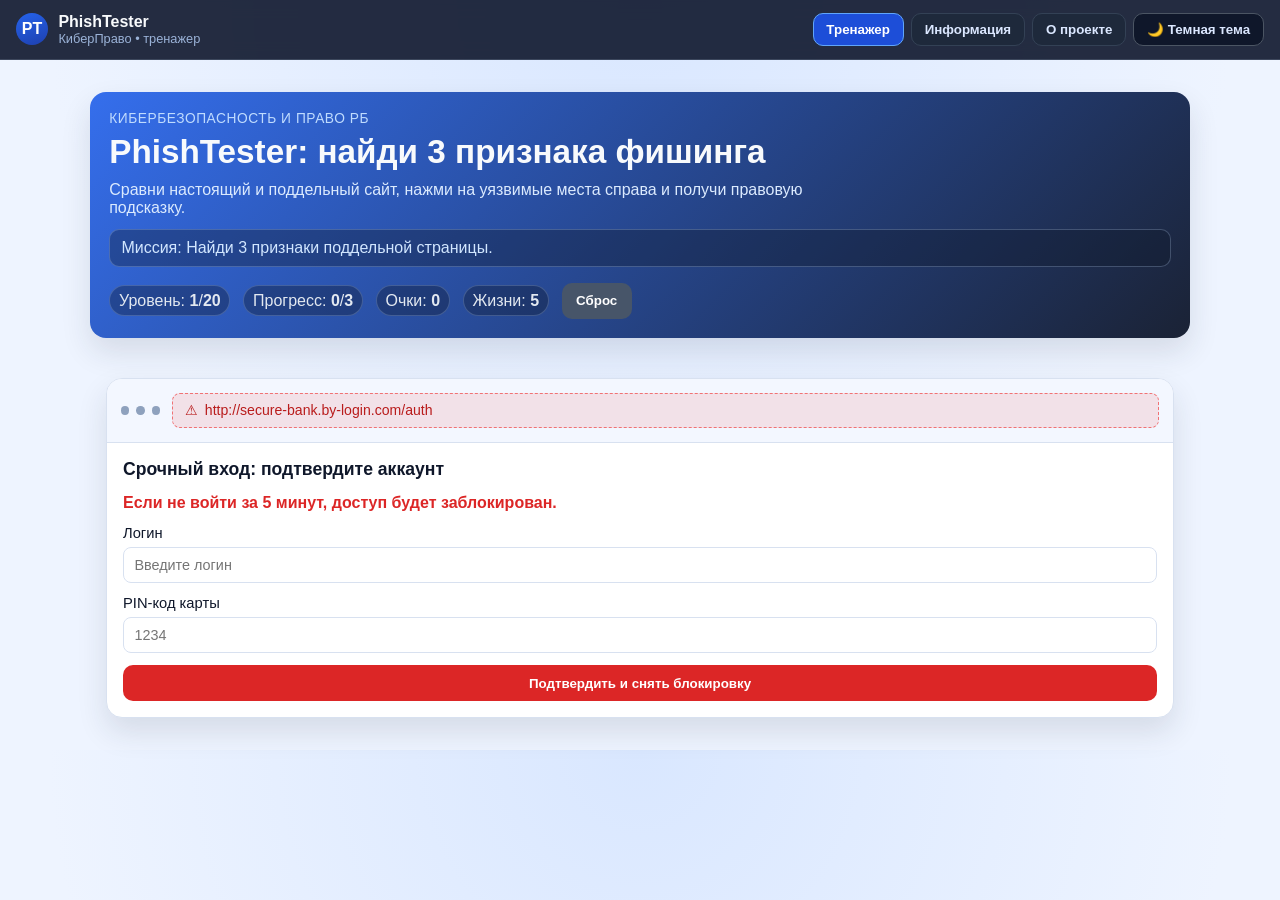
<file: index.html>
<!DOCTYPE html>
<html lang="ru">
<head>
  <meta charset="UTF-8">
  <meta name="viewport" content="width=device-width, initial-scale=1.0">
  <title>PhishTester - Симулятор фишинга</title>
  <link rel="stylesheet" href="./static/style.css">
</head>
<body>
  <nav class="topbar" aria-label="Навигация по разделам">
    <div class="topbar__brand">
      <span class="brand-badge">PT</span>
      <div>
        <p class="brand-title">PhishTester</p>
        <p class="brand-subtitle">КиберПраво • тренажер</p>
      </div>
    </div>
    <div class="topbar__controls">
      <button id="tabTrainer" class="tab-btn is-active" type="button">Тренажер</button>
      <button id="tabInfo" class="tab-btn" type="button">Информация</button>
      <button id="tabAbout" class="tab-btn" type="button">О проекте</button>
      <button id="themeToggle" class="theme-toggle" type="button" aria-label="Переключить тему">🌙 Темная тема</button>
    </div>
  </nav>

  <header class="hero">
    <div class="hero__content">
      <p class="tag">Кибербезопасность и право РБ</p>
      <h1>PhishTester: найди 3 признака фишинга</h1>
      <p class="subtitle">
        Сравни настоящий и поддельный сайт, нажми на уязвимые места справа
        и получи правовую подсказку.
      </p>
      <p id="missionText" class="mission">
        Миссия: найди 3 признака фишинга и не трать жизни на случайные клики.
      </p>
      <div class="scoreboard" aria-live="polite">
        <span>Уровень: <strong id="levelCount">1</strong>/<strong id="totalLevels">20</strong></span>
        <span>Прогресс: <strong id="foundCount">0</strong>/<strong id="foundTotal">3</strong></span>
        <span>Очки: <strong id="scoreCount">0</strong></span>
        <span>Жизни: <strong id="livesCount">5</strong></span>
        <button id="nextLevelBtn" type="button" class="btn" hidden>Следующий уровень</button>
        <button id="resetBtn" type="button" class="btn btn--secondary">Сброс</button>
      </div>
    </div>
  </header>

  <main id="trainerView" class="view is-active">
    <section id="spotMode" class="layout">
      <section class="browser-card browser-card--phish" aria-label="Пример фишингового сайта">
        <div class="browser-top">
          <span class="dot"></span><span class="dot"></span><span class="dot"></span>
          <div class="address-bar danger-url target-zone" data-zone="url">
            <span class="lock lock--danger" aria-hidden="true">⚠</span>
            <span id="phishUrl">http://secure-bаnk.by-login.com/auth</span>
          </div>
        </div>
        <div class="browser-body">
          <h2 id="phishTitle">Срочный вход: подтвердите аккаунт</h2>
          <p id="phishWarning" class="warning">Внимание: если не войти за 5 минут, доступ будет заблокирован.</p>
          <form class="login-form">
            <label>Логин
              <input type="text" placeholder="Введите логин">
            </label>
            <label id="dangerFieldLabel" class="target-zone" data-zone="field">
              <span id="dangerFieldText">PIN-код карты</span>
              <input id="dangerFieldInput" type="password" placeholder="1234">
            </label>
            <button id="phishActionBtn" type="button" class="btn btn--danger target-zone" data-zone="button">
              Подтвердить и снять блокировку
            </button>
          </form>
        </div>
      </section>
    </section>

    <section id="quizMode" class="challenge-card" hidden>
      <h2 id="quizQuestion">Вопрос уровня</h2>
      <div id="quizOptions" class="options-grid"></div>
    </section>

    <section id="classifyMode" class="challenge-card" hidden>
      <h2 id="classifyTitle">Классификация примеров</h2>
      <p class="hint">Для каждого примера выбери: фишинг или безопасно.</p>
      <div id="classifyList" class="classify-list"></div>
      <button id="checkClassifyBtn" type="button" class="btn">Проверить ответы</button>
    </section>

    <section id="resultPanel" class="result-panel" hidden>
      <h3 id="resultTitle">Уровень пройден!</h3>
      <p>Продолжай: каждый новый сценарий показывает другие уловки мошенников.</p>
    </section>
  </main>

  <section id="infoView" class="view info-page" hidden>
    <div class="info-card">
      <h2>Как распознавать фишинг за 5 секунд</h2>
      <p>
        Фишинг - это метод социальной инженерии, при котором злоумышленник маскирует
        поддельную страницу под настоящий сервис и пытается выманить логин, пароль,
        данные карты или коды подтверждения. Главная цель - получить доступ к аккаунту
        или деньгам.
      </p>
      <p>
        Проверяй адресную строку: даже один лишний символ, подмена буквы (например,
        латинская "a" на похожую) или лишний домен вида <em>bank-login-secure.com</em>
        может указывать на подделку. Настоящие сервисы обычно используют короткие и
        понятные домены.
      </p>
      <p>
        Обращай внимание на поведение страницы: фразы "срочно", "иначе блокировка",
        "подтвердите PIN", "введите SMS-код для разблокировки" - частые красные флаги.
        Банки и крупные сервисы не просят вводить PIN-код или полный CVV в формах входа.
      </p>
      <p>
        Правовой аспект РБ: незаконный сбор и использование персональных данных
        нарушает Закон Республики Беларусь "О защите персональных данных". Попытки
        хищения через поддельные ресурсы могут подпадать под нормы УК РБ, включая
        ответственность за хищение путем модификации компьютерной информации.
      </p>
      <p>
        Практическое правило: не переходи по сомнительным ссылкам из писем и мессенджеров,
        вручную вводи адрес сайта, включай двухфакторную аутентификацию и проверяй
        историю входов в аккаунт.
      </p>
      <h3>Как выглядит корректный ввод данных</h3>
      <p>
        В нормальном сценарии входа пользователь вводит только логин и пароль на официальном
        домене сервиса, где включен HTTPS и виден значок замка. Никаких PIN-кодов, CVV, кодов из SMS
        и паспортных данных обычная форма авторизации запрашивать не должна.
      </p>
      <p>
        Пример безопасной логики: открыть сайт банка вручную (`https://belarusbank.by`),
        перейти в личный кабинет через меню, ввести логин/пароль и подтвердить вход только
        в официальном приложении или стандартном окне подтверждения банка.
      </p>
      <h3>Мини-алгоритм проверки ссылки</h3>
      <p>
        1) Проверить домен целиком. 2) Проверить HTTPS/сертификат. 3) Исключить срочные угрозы
        и эмоциональное давление в тексте. 4) Не передавать коды подтверждения и секретные данные.
        5) При сомнении закрыть страницу и связаться с организацией через официальный канал.
      </p>
      <h3>Что делать, если уже ввел данные</h3>
      <p>
        Сразу смени пароль, заверши активные сессии, включи 2FA, проверь привязанные устройства
        и при необходимости обратись в банк или службу поддержки. Чем быстрее реакция, тем меньше
        риск потери аккаунта и денежных средств.
      </p>
      <h3>Расширенный чек-лист безопасности</h3>
      <p>
        Проверяй не только домен, но и структуру страницы: ошибки в тексте, необычные шрифты,
        смещенные кнопки, странные цвета и слишком агрессивные баннеры срочности часто указывают
        на поддельный интерфейс. Фишинговые формы могут выглядеть почти как оригинал, но обычно
        выдают себя мелкими несоответствиями.
      </p>
      <p>
        Обращай внимание на отправителя сообщений: официальные сервисы не пишут с случайных адресов,
        не используют анонимные номера, не требуют срочного перевода и не просят подтверждать данные
        через сторонние ссылки. Любое давление в духе «5 минут или блокировка» — повод остановиться
        и проверить информацию повторно.
      </p>
      <p>
        Используй принцип «паузы 30 секунд»: перед вводом данных остановись, сравни домен, прочитай
        URL слева направо, убедись, что соединение защищено, а затем задай себе вопрос: зачем этой
        странице мои данные именно сейчас? Эта короткая пауза существенно снижает вероятность ошибки.
      </p>
      <h3>Частые уловки мошенников</h3>
      <p>
        1) Подмена домена на похожий (буквы, тире, лишние слова). 2) Фейковые акции и «возвраты».
        3) Давление через страх: блокировка, штраф, потеря доступа. 4) Просьба передать код из SMS
        или push-подтверждения. 5) Сбор критичных данных в одном месте: PIN, CVV, пароль и код сразу.
      </p>
      <p>
        Важно: даже если ссылка приходит от знакомого, она может быть отправлена злоумышленником
        после взлома аккаунта. Перед переходом уточняй у человека отдельным каналом связи, действительно
        ли он отправлял сообщение.
      </p>
      <h3>Безопасное поведение на телефоне</h3>
      <p>
        На смартфоне сложнее увидеть полный адрес, поэтому лучше открывать важные сайты из официальных
        приложений или вручную через браузер. Не устанавливай APK-файлы из сообщений, не выдавай
        приложениям лишние разрешения и обязательно включай блокировку экрана.
      </p>
      <p>
        Регулярно обновляй ОС и приложения, используй парольный менеджер, не сохраняй важные пароли
        в заметках без защиты и отключай автозаполнение на подозрительных страницах.
      </p>
      <h3>Памятка для учебы и конкурса</h3>
      <p>
        Этот тренажер можно использовать как мини-урок: сначала пройти 3-4 уровня вместе, затем обсудить,
        какие признаки заметили участники, и закрепить правила на примерах из повседневной жизни
        (маркетплейсы, банки, соцсети, мессенджеры). Формат «увидел - объяснил - применил» работает
        лучше обычной теории.
      </p>
      <p>
        Для презентации проекта полезно показать: 1) как игрок ошибается, 2) какую подсказку получает,
        3) как меняется стратегия и почему финальный результат лучше. Это демонстрирует не просто
        знание термина «фишинг», а практический навык цифровой безопасности.
      </p>
    </div>
  </section>

  <section id="aboutView" class="view info-page" hidden>
    <div class="info-card">
      <h2>О проекте</h2>
      <p>
        Данный проект делал Клочков Максим Юрьевич, учащийся средней школы номер 2 города Чаусы.
      </p>
      <p>
        Проект создан для конкурса <a href="https://mir.pravo.by/contest/KiberPravo_tvoj_shchit/?ysclid=mnzvh6wc22974829702" target="_blank" rel="noopener noreferrer">«КиберПраво»</a> и направлен на обучение распознаванию
        фишинговых угроз в интернете.
      </p>
      <p>
        Сайт школы: <a href="https://2chausy.schools.by/" target="_blank" rel="noopener noreferrer">https://2chausy.schools.by/</a>
      </p>
    </div>
  </section>

  <div id="legalModal" class="modal" role="dialog" aria-modal="true" aria-labelledby="modalTitle" hidden>
    <div class="modal__content">
      <button id="closeModal" class="modal__close" type="button" aria-label="Закрыть окно">×</button>
      <h3 id="modalTitle">Правовая справка</h3>
      <p id="modalText"></p>
    </div>
  </div>

  <script src="./static/script.js"></script>
</body>
</html>
</file>
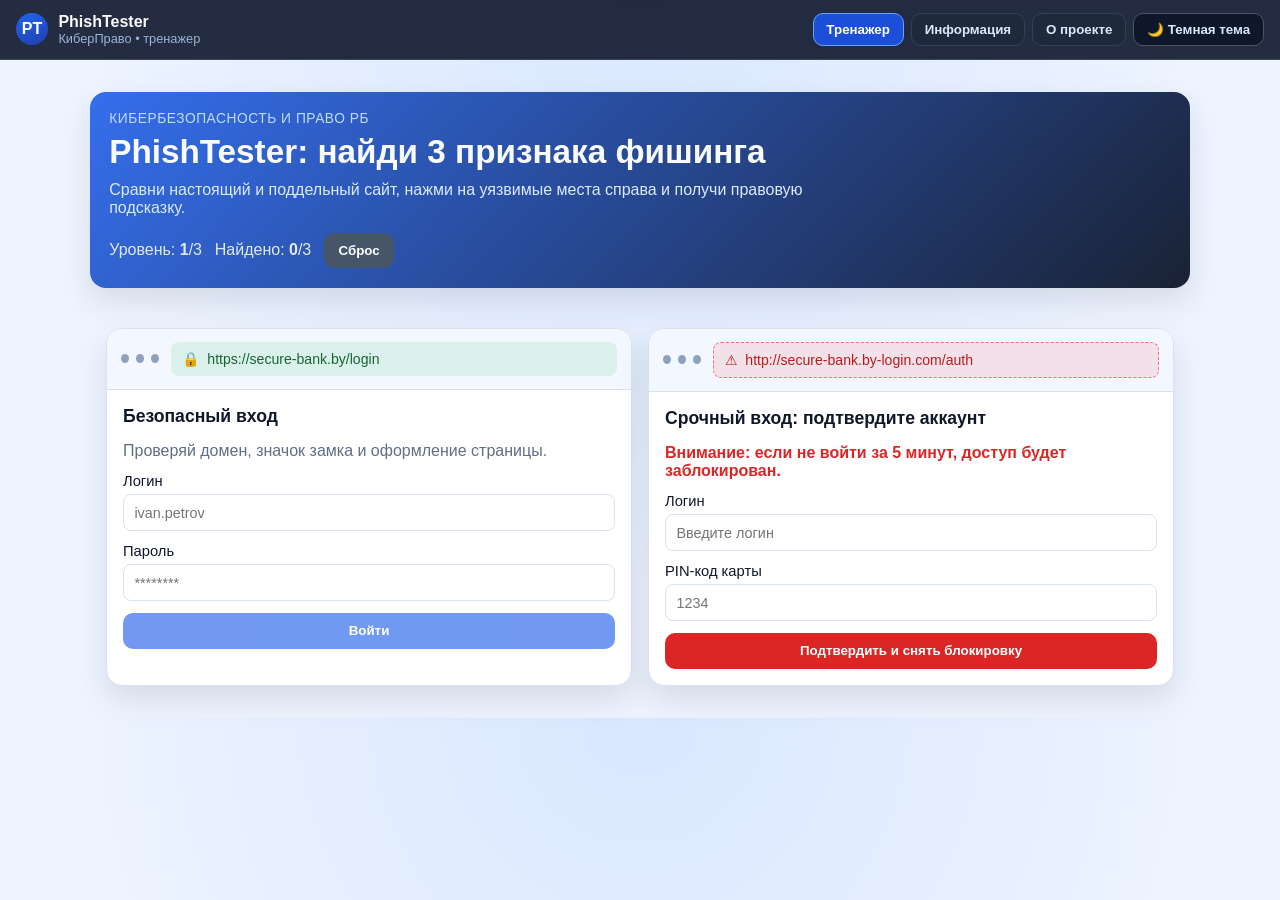
<file: project/index.html>
<!DOCTYPE html>
<html lang="ru">
<head>
  <meta charset="UTF-8">
  <meta name="viewport" content="width=device-width, initial-scale=1.0">
  <title>PhishTester - Симулятор фишинга</title>
  <link rel="stylesheet" href="./static/style.css">
</head>
<body>
  <nav class="topbar" aria-label="Навигация по разделам">
    <div class="topbar__brand">
      <span class="brand-badge">PT</span>
      <div>
        <p class="brand-title">PhishTester</p>
        <p class="brand-subtitle">КиберПраво • тренажер</p>
      </div>
    </div>
    <div class="topbar__controls">
      <button id="tabTrainer" class="tab-btn is-active" type="button">Тренажер</button>
      <button id="tabInfo" class="tab-btn" type="button">Информация</button>
      <button id="tabAbout" class="tab-btn" type="button">О проекте</button>
      <button id="themeToggle" class="theme-toggle" type="button" aria-label="Переключить тему">🌙 Темная тема</button>
    </div>
  </nav>

  <header class="hero">
    <div class="hero__content">
      <p class="tag">Кибербезопасность и право РБ</p>
      <h1>PhishTester: найди 3 признака фишинга</h1>
      <p class="subtitle">
        Сравни настоящий и поддельный сайт, нажми на уязвимые места справа
        и получи правовую подсказку.
      </p>
      <div class="scoreboard" aria-live="polite">
        <span>Уровень: <strong id="levelCount">1</strong>/3</span>
        <span>Найдено: <strong id="foundCount">0</strong>/3</span>
        <button id="nextLevelBtn" type="button" class="btn" hidden>Следующий уровень</button>
        <button id="resetBtn" type="button" class="btn btn--secondary">Сброс</button>
      </div>
    </div>
  </header>

  <main id="trainerView" class="view is-active">
    <section class="layout">
      <section class="browser-card browser-card--safe" aria-label="Пример безопасного сайта">
        <div class="browser-top">
          <span class="dot"></span><span class="dot"></span><span class="dot"></span>
          <div class="address-bar safe-url">
            <span class="lock lock--safe" aria-hidden="true">🔒</span>
            <span>https://secure-bank.by/login</span>
          </div>
        </div>
        <div class="browser-body">
          <h2>Безопасный вход</h2>
          <p class="hint">Проверяй домен, значок замка и оформление страницы.</p>
          <form class="login-form" aria-label="Демонстрационная форма">
            <label>Логин
              <input type="text" placeholder="ivan.petrov" disabled>
            </label>
            <label>Пароль
              <input type="password" placeholder="********" disabled>
            </label>
            <button type="button" class="btn" disabled>Войти</button>
          </form>
        </div>
      </section>

      <section class="browser-card browser-card--phish" aria-label="Пример фишингового сайта">
        <div class="browser-top">
          <span class="dot"></span><span class="dot"></span><span class="dot"></span>
          <div class="address-bar danger-url target-zone" data-zone="url">
            <span class="lock lock--danger" aria-hidden="true">⚠</span>
            <span id="phishUrl">http://secure-bаnk.by-login.com/auth</span>
          </div>
        </div>
        <div class="browser-body">
          <h2 id="phishTitle">Срочный вход: подтвердите аккаунт</h2>
          <p id="phishWarning" class="warning">Внимание: если не войти за 5 минут, доступ будет заблокирован.</p>
          <form class="login-form">
            <label>Логин
              <input type="text" placeholder="Введите логин">
            </label>
            <label id="dangerFieldLabel" class="target-zone" data-zone="field">
              <span id="dangerFieldText">PIN-код карты</span>
              <input id="dangerFieldInput" type="password" placeholder="1234">
            </label>
            <button id="phishActionBtn" type="button" class="btn btn--danger target-zone" data-zone="button">
              Подтвердить и снять блокировку
            </button>
          </form>
        </div>
      </section>
    </section>

    <section id="resultPanel" class="result-panel" hidden>
      <h3 id="resultTitle">Уровень пройден!</h3>
      <p>Продолжай: каждый новый сценарий показывает другие уловки мошенников.</p>
    </section>
  </main>

  <section id="infoView" class="view info-page" hidden>
    <div class="info-card">
      <h2>Как распознавать фишинг за 5 секунд</h2>
      <p>
        Фишинг - это метод социальной инженерии, при котором злоумышленник маскирует
        поддельную страницу под настоящий сервис и пытается выманить логин, пароль,
        данные карты или коды подтверждения. Главная цель - получить доступ к аккаунту
        или деньгам.
      </p>
      <p>
        Проверяй адресную строку: даже один лишний символ, подмена буквы (например,
        латинская "a" на похожую) или лишний домен вида <em>bank-login-secure.com</em>
        может указывать на подделку. Настоящие сервисы обычно используют короткие и
        понятные домены.
      </p>
      <p>
        Обращай внимание на поведение страницы: фразы "срочно", "иначе блокировка",
        "подтвердите PIN", "введите SMS-код для разблокировки" - частые красные флаги.
        Банки и крупные сервисы не просят вводить PIN-код или полный CVV в формах входа.
      </p>
      <p>
        Правовой аспект РБ: незаконный сбор и использование персональных данных
        нарушает Закон Республики Беларусь "О защите персональных данных". Попытки
        хищения через поддельные ресурсы могут подпадать под нормы УК РБ, включая
        ответственность за хищение путем модификации компьютерной информации.
      </p>
      <p>
        Практическое правило: не переходи по сомнительным ссылкам из писем и мессенджеров,
        вручную вводи адрес сайта, включай двухфакторную аутентификацию и проверяй
        историю входов в аккаунт.
      </p>
    </div>
  </section>

  <section id="aboutView" class="view info-page" hidden>
    <div class="info-card">
      <h2>О проекте</h2>
      <p>
        Данный проект делал Максим Клочков, учащийся средней школы номер 2 города Чаусы.
      </p>
      <p>
        Проект создан для конкурса «КиберПраво» и направлен на обучение распознаванию
        фишинговых угроз в интернете.
      </p>
    </div>
  </section>

  <div id="legalModal" class="modal" role="dialog" aria-modal="true" aria-labelledby="modalTitle" hidden>
    <div class="modal__content">
      <button id="closeModal" class="modal__close" type="button" aria-label="Закрыть окно">×</button>
      <h3 id="modalTitle">Правовая справка</h3>
      <p id="modalText"></p>
    </div>
  </div>

  <script src="./static/script.js"></script>
</body>
</html>
</file>
<file: static/style.css>
:root {
  --bg: #eef4ff;
  --surface: #ffffff;
  --surface-alt: #f3f7ff;
  --text: #0f172a;
  --muted: #5f6f86;
  --accent: #2563eb;
  --accent-strong: #1d4ed8;
  --danger: #dc2626;
  --border: #d8e1f0;
  --safe: #166534;
  --shadow: 0 14px 30px rgba(30, 41, 59, 0.12);
}

body.dark-theme {
  --bg: #050a1b;
  --surface: #0f172a;
  --surface-alt: #131f3d;
  --text: #e2e8f0;
  --muted: #9fb2cc;
  --accent: #60a5fa;
  --accent-strong: #3b82f6;
  --danger: #f87171;
  --border: #27354d;
  --safe: #4ade80;
  --shadow: 0 18px 34px rgba(2, 6, 23, 0.5);
}

* {
  box-sizing: border-box;
}

[hidden] {
  display: none !important;
}

body {
  margin: 0;
  font-family: "Segoe UI", Tahoma, sans-serif;
  color: var(--text);
  background: radial-gradient(circle at top, #d9e7ff 0%, var(--bg) 60%);
  transition: background 0.25s ease, color 0.2s ease;
}

body.dark-theme {
  background: radial-gradient(circle at top, #0b1638 0%, var(--bg) 60%);
}

.topbar {
  position: sticky;
  top: 0;
  z-index: 20;
  display: flex;
  justify-content: space-between;
  align-items: center;
  gap: 0.8rem;
  padding: 0.8rem 1rem;
  background: rgba(8, 16, 39, 0.88);
  border-bottom: 1px solid rgba(148, 163, 184, 0.24);
  backdrop-filter: blur(8px);
}

.topbar__brand {
  display: flex;
  align-items: center;
  gap: 0.65rem;
}

.brand-badge {
  width: 2rem;
  height: 2rem;
  border-radius: 50%;
  display: grid;
  place-items: center;
  background: linear-gradient(160deg, #2563eb, #1e40af);
  color: #fff;
  font-weight: 700;
}

.brand-title {
  margin: 0;
  color: #f8fafc;
  font-weight: 700;
  line-height: 1.1;
}

.brand-subtitle {
  margin: 0;
  color: #9bb3d8;
  font-size: 0.8rem;
}

.topbar__controls {
  display: flex;
  align-items: center;
  gap: 0.45rem;
  flex-wrap: wrap;
  justify-content: flex-end;
}

.tab-btn,
.theme-toggle {
  border: 1px solid #334155;
  background: #1e293b;
  color: #dbe7ff;
  padding: 0.5rem 0.8rem;
  border-radius: 10px;
  cursor: pointer;
  font-weight: 600;
}

.tab-btn.is-active {
  border-color: #60a5fa;
  background: #1d4ed8;
  color: #fff;
}

.theme-toggle {
  border-color: #4b5563;
  background: #0f172a;
}

.hero {
  padding: 2rem 1rem 1.3rem;
}

.hero__content {
  max-width: 1100px;
  margin: 0 auto;
  padding: 1.2rem;
  border-radius: 16px;
  background: linear-gradient(135deg, rgba(37, 99, 235, 0.92), rgba(15, 23, 42, 0.95));
  color: #f8fafc;
  box-shadow: var(--shadow);
}

.tag {
  margin: 0;
  color: #bfdbfe;
  font-size: 0.86rem;
  letter-spacing: 0.04em;
  text-transform: uppercase;
}

h1 {
  margin: 0.45rem 0 0.6rem;
  font-size: clamp(1.6rem, 2.6vw, 2.2rem);
}

.subtitle {
  margin: 0;
  max-width: 730px;
  color: #dbeafe;
}

.mission {
  margin: 0.8rem 0 0;
  color: #d1e6ff;
  background: rgba(15, 23, 42, 0.35);
  border: 1px solid rgba(191, 219, 254, 0.25);
  border-radius: 10px;
  padding: 0.55rem 0.7rem;
}

.scoreboard {
  margin-top: 1rem;
  display: flex;
  gap: 0.8rem;
  align-items: center;
  flex-wrap: wrap;
  color: #e2e8f0;
}

.scoreboard span {
  padding: 0.35rem 0.55rem;
  border-radius: 999px;
  background: rgba(15, 23, 42, 0.36);
  border: 1px solid rgba(191, 219, 254, 0.22);
}

.layout {
  max-width: 1100px;
  margin: 1.2rem auto 2rem;
  padding: 0 1rem;
  display: grid;
  gap: 1rem;
  grid-template-columns: 1fr;
}

.browser-card {
  background: var(--surface);
  border: 1px solid var(--border);
  border-radius: 16px;
  overflow: hidden;
  box-shadow: var(--shadow);
}

.browser-top {
  display: flex;
  gap: 0.45rem;
  align-items: center;
  padding: 0.85rem;
  background: var(--surface-alt);
  border-bottom: 1px solid var(--border);
}

.dot {
  width: 0.56rem;
  height: 0.56rem;
  border-radius: 50%;
  background: #8ea1bd;
}

.address-bar {
  margin-left: 0.3rem;
  width: 100%;
  border-radius: 8px;
  padding: 0.55rem 0.7rem;
  font-size: 0.88rem;
  display: flex;
  gap: 0.45rem;
  align-items: center;
}

.safe-url {
  background: rgba(34, 197, 94, 0.12);
  color: var(--safe);
}

.danger-url {
  background: rgba(239, 68, 68, 0.12);
  color: #b91c1c;
  border: 1px dashed rgba(239, 68, 68, 0.7);
}

body.dark-theme .danger-url {
  color: #fecaca;
}

.browser-body {
  padding: 1rem;
}

.browser-body h2 {
  margin-top: 0;
  font-size: 1.1rem;
}

.hint {
  color: var(--muted);
  margin: 0.2rem 0 0.8rem;
}

.warning {
  margin: 0.2rem 0 0.8rem;
  color: var(--danger);
  font-weight: 700;
}

.login-form {
  display: grid;
  gap: 0.75rem;
}

.login-form label {
  display: grid;
  gap: 0.35rem;
  font-size: 0.92rem;
}

.login-form input {
  width: 100%;
  padding: 0.58rem 0.65rem;
  border: 1px solid var(--border);
  border-radius: 8px;
  font-size: 0.9rem;
  color: var(--text);
  background: var(--surface);
}

.btn {
  border: 0;
  background: var(--accent);
  color: #fff;
  padding: 0.65rem 0.9rem;
  border-radius: 10px;
  font-weight: 700;
  cursor: pointer;
}

.btn:hover {
  background: var(--accent-strong);
}

.btn[disabled] {
  opacity: 0.65;
  cursor: not-allowed;
}

.btn--secondary {
  background: #475569;
}

.btn--danger {
  background: var(--danger);
}

.target-zone {
  position: relative;
  transition: transform 0.15s ease, box-shadow 0.2s ease;
}

.target-zone:hover {
  transform: translateY(-1px);
  box-shadow: 0 0 0 2px rgba(239, 68, 68, 0.3);
}

.target-zone.is-found {
  box-shadow: 0 0 0 2px rgba(34, 197, 94, 0.42);
  outline: 2px solid rgba(34, 197, 94, 0.72);
}

.browser-card--phish.is-alert {
  animation: shake 0.35s ease;
}

@keyframes shake {
  0% { transform: translateX(0); }
  25% { transform: translateX(-4px); }
  50% { transform: translateX(4px); }
  75% { transform: translateX(-3px); }
  100% { transform: translateX(0); }
}

.result-panel,
.info-page {
  max-width: 1100px;
  margin: 0 auto 2rem;
  padding: 0 1rem;
}

.challenge-card {
  max-width: 1100px;
  margin: 1.2rem auto 2rem;
  padding: 1rem;
  background: var(--surface);
  border: 1px solid var(--border);
  border-radius: 16px;
  box-shadow: var(--shadow);
}

.options-grid {
  display: grid;
  gap: 0.7rem;
}

.option-btn {
  text-align: left;
  border: 1px solid var(--border);
  background: var(--surface-alt);
  color: var(--text);
  border-radius: 10px;
  padding: 0.75rem;
  cursor: pointer;
  font-weight: 600;
}

.option-btn:hover {
  border-color: var(--accent);
}

.classify-list {
  display: grid;
  gap: 0.8rem;
  margin-bottom: 1rem;
}

.classify-item {
  border: 1px solid var(--border);
  border-radius: 12px;
  padding: 0.8rem;
  background: var(--surface-alt);
}

.classify-item p {
  margin: 0 0 0.55rem;
}

.classify-actions {
  display: flex;
  gap: 0.5rem;
  flex-wrap: wrap;
}

.mini-btn {
  border: 1px solid var(--border);
  background: var(--surface);
  color: var(--text);
  border-radius: 999px;
  padding: 0.3rem 0.65rem;
  cursor: pointer;
}

.mini-btn.is-selected {
  border-color: var(--accent);
  background: rgba(37, 99, 235, 0.14);
}

.result-panel {
  background: rgba(34, 197, 94, 0.14);
  border: 1px solid rgba(34, 197, 94, 0.45);
  border-radius: 12px;
  padding: 1rem;
}

.info-card {
  background: var(--surface);
  border: 1px solid var(--border);
  border-radius: 16px;
  box-shadow: var(--shadow);
  padding: 1.15rem;
}

.info-card h2 {
  margin-top: 0;
}

.info-card p {
  line-height: 1.6;
  margin-bottom: 0.85rem;
  color: var(--text);
}

.modal {
  position: fixed;
  inset: 0;
  background: rgba(2, 6, 23, 0.7);
  display: grid;
  place-items: center;
  padding: 1rem;
}

.modal[hidden] {
  display: none;
}

.modal__content {
  position: relative;
  width: min(560px, 96vw);
  background: var(--surface);
  color: var(--text);
  border: 1px solid var(--border);
  border-radius: 14px;
  padding: 1rem 1rem 1.2rem;
  box-shadow: var(--shadow);
}

.modal__close {
  position: absolute;
  top: 0.5rem;
  right: 0.55rem;
  border: none;
  background: transparent;
  font-size: 1.6rem;
  cursor: pointer;
  color: var(--muted);
}

@media (max-width: 900px) {
  .topbar {
    align-items: flex-start;
    flex-direction: column;
  }

  .topbar__controls {
    width: 100%;
  }

  .layout {
    grid-template-columns: 1fr;
  }
}
</file>
<file: project/static/style.css>
:root {
  --bg: #eef4ff;
  --surface: #ffffff;
  --surface-alt: #f3f7ff;
  --text: #0f172a;
  --muted: #5f6f86;
  --accent: #2563eb;
  --accent-strong: #1d4ed8;
  --danger: #dc2626;
  --border: #d8e1f0;
  --safe: #166534;
  --shadow: 0 14px 30px rgba(30, 41, 59, 0.12);
}

body.dark-theme {
  --bg: #050a1b;
  --surface: #0f172a;
  --surface-alt: #131f3d;
  --text: #e2e8f0;
  --muted: #9fb2cc;
  --accent: #60a5fa;
  --accent-strong: #3b82f6;
  --danger: #f87171;
  --border: #27354d;
  --safe: #4ade80;
  --shadow: 0 18px 34px rgba(2, 6, 23, 0.5);
}

* {
  box-sizing: border-box;
}

body {
  margin: 0;
  font-family: "Segoe UI", Tahoma, sans-serif;
  color: var(--text);
  background: radial-gradient(circle at top, #d9e7ff 0%, var(--bg) 60%);
  transition: background 0.25s ease, color 0.2s ease;
}

body.dark-theme {
  background: radial-gradient(circle at top, #0b1638 0%, var(--bg) 60%);
}

.topbar {
  position: sticky;
  top: 0;
  z-index: 20;
  display: flex;
  justify-content: space-between;
  align-items: center;
  gap: 0.8rem;
  padding: 0.8rem 1rem;
  background: rgba(8, 16, 39, 0.88);
  border-bottom: 1px solid rgba(148, 163, 184, 0.24);
  backdrop-filter: blur(8px);
}

.topbar__brand {
  display: flex;
  align-items: center;
  gap: 0.65rem;
}

.brand-badge {
  width: 2rem;
  height: 2rem;
  border-radius: 50%;
  display: grid;
  place-items: center;
  background: linear-gradient(160deg, #2563eb, #1e40af);
  color: #fff;
  font-weight: 700;
}

.brand-title {
  margin: 0;
  color: #f8fafc;
  font-weight: 700;
  line-height: 1.1;
}

.brand-subtitle {
  margin: 0;
  color: #9bb3d8;
  font-size: 0.8rem;
}

.topbar__controls {
  display: flex;
  align-items: center;
  gap: 0.45rem;
  flex-wrap: wrap;
  justify-content: flex-end;
}

.tab-btn,
.theme-toggle {
  border: 1px solid #334155;
  background: #1e293b;
  color: #dbe7ff;
  padding: 0.5rem 0.8rem;
  border-radius: 10px;
  cursor: pointer;
  font-weight: 600;
}

.tab-btn.is-active {
  border-color: #60a5fa;
  background: #1d4ed8;
  color: #fff;
}

.theme-toggle {
  border-color: #4b5563;
  background: #0f172a;
}

.hero {
  padding: 2rem 1rem 1.3rem;
}

.hero__content {
  max-width: 1100px;
  margin: 0 auto;
  padding: 1.2rem;
  border-radius: 16px;
  background: linear-gradient(135deg, rgba(37, 99, 235, 0.92), rgba(15, 23, 42, 0.95));
  color: #f8fafc;
  box-shadow: var(--shadow);
}

.tag {
  margin: 0;
  color: #bfdbfe;
  font-size: 0.86rem;
  letter-spacing: 0.04em;
  text-transform: uppercase;
}

h1 {
  margin: 0.45rem 0 0.6rem;
  font-size: clamp(1.6rem, 2.6vw, 2.2rem);
}

.subtitle {
  margin: 0;
  max-width: 730px;
  color: #dbeafe;
}

.scoreboard {
  margin-top: 1rem;
  display: flex;
  gap: 0.8rem;
  align-items: center;
  flex-wrap: wrap;
  color: #e2e8f0;
}

.view[hidden] {
  display: none;
}

.layout {
  max-width: 1100px;
  margin: 1.2rem auto 2rem;
  padding: 0 1rem;
  display: grid;
  gap: 1rem;
  grid-template-columns: repeat(2, minmax(0, 1fr));
}

.browser-card {
  background: var(--surface);
  border: 1px solid var(--border);
  border-radius: 16px;
  overflow: hidden;
  box-shadow: var(--shadow);
}

.browser-top {
  display: flex;
  gap: 0.45rem;
  align-items: center;
  padding: 0.85rem;
  background: var(--surface-alt);
  border-bottom: 1px solid var(--border);
}

.dot {
  width: 0.56rem;
  height: 0.56rem;
  border-radius: 50%;
  background: #8ea1bd;
}

.address-bar {
  margin-left: 0.3rem;
  width: 100%;
  border-radius: 8px;
  padding: 0.55rem 0.7rem;
  font-size: 0.88rem;
  display: flex;
  gap: 0.45rem;
  align-items: center;
}

.safe-url {
  background: rgba(34, 197, 94, 0.12);
  color: var(--safe);
}

.danger-url {
  background: rgba(239, 68, 68, 0.12);
  color: #b91c1c;
  border: 1px dashed rgba(239, 68, 68, 0.7);
}

body.dark-theme .danger-url {
  color: #fecaca;
}

.browser-body {
  padding: 1rem;
}

.browser-body h2 {
  margin-top: 0;
  font-size: 1.1rem;
}

.hint {
  color: var(--muted);
  margin: 0.2rem 0 0.8rem;
}

.warning {
  margin: 0.2rem 0 0.8rem;
  color: var(--danger);
  font-weight: 700;
}

.login-form {
  display: grid;
  gap: 0.75rem;
}

.login-form label {
  display: grid;
  gap: 0.35rem;
  font-size: 0.92rem;
}

.login-form input {
  width: 100%;
  padding: 0.58rem 0.65rem;
  border: 1px solid var(--border);
  border-radius: 8px;
  font-size: 0.9rem;
  color: var(--text);
  background: var(--surface);
}

.btn {
  border: 0;
  background: var(--accent);
  color: #fff;
  padding: 0.65rem 0.9rem;
  border-radius: 10px;
  font-weight: 700;
  cursor: pointer;
}

.btn:hover {
  background: var(--accent-strong);
}

.btn[disabled] {
  opacity: 0.65;
  cursor: not-allowed;
}

.btn--secondary {
  background: #475569;
}

.btn--danger {
  background: var(--danger);
}

.target-zone {
  position: relative;
  transition: transform 0.15s ease, box-shadow 0.2s ease;
}

.target-zone:hover {
  transform: translateY(-1px);
  box-shadow: 0 0 0 2px rgba(239, 68, 68, 0.3);
}

.target-zone.is-found {
  box-shadow: 0 0 0 2px rgba(34, 197, 94, 0.42);
  outline: 2px solid rgba(34, 197, 94, 0.72);
}

.result-panel,
.info-page {
  max-width: 1100px;
  margin: 0 auto 2rem;
  padding: 0 1rem;
}

.result-panel {
  background: rgba(34, 197, 94, 0.14);
  border: 1px solid rgba(34, 197, 94, 0.45);
  border-radius: 12px;
  padding: 1rem;
}

.info-card {
  background: var(--surface);
  border: 1px solid var(--border);
  border-radius: 16px;
  box-shadow: var(--shadow);
  padding: 1.15rem;
}

.info-card h2 {
  margin-top: 0;
}

.info-card p {
  line-height: 1.6;
  margin-bottom: 0.85rem;
  color: var(--text);
}

.modal {
  position: fixed;
  inset: 0;
  background: rgba(2, 6, 23, 0.7);
  display: grid;
  place-items: center;
  padding: 1rem;
}

.modal[hidden] {
  display: none;
}

.modal__content {
  position: relative;
  width: min(560px, 96vw);
  background: var(--surface);
  color: var(--text);
  border: 1px solid var(--border);
  border-radius: 14px;
  padding: 1rem 1rem 1.2rem;
  box-shadow: var(--shadow);
}

.modal__close {
  position: absolute;
  top: 0.5rem;
  right: 0.55rem;
  border: none;
  background: transparent;
  font-size: 1.6rem;
  cursor: pointer;
  color: var(--muted);
}

@media (max-width: 900px) {
  .topbar {
    align-items: flex-start;
    flex-direction: column;
  }

  .topbar__controls {
    width: 100%;
  }

  .layout {
    grid-template-columns: 1fr;
  }
}
</file>
